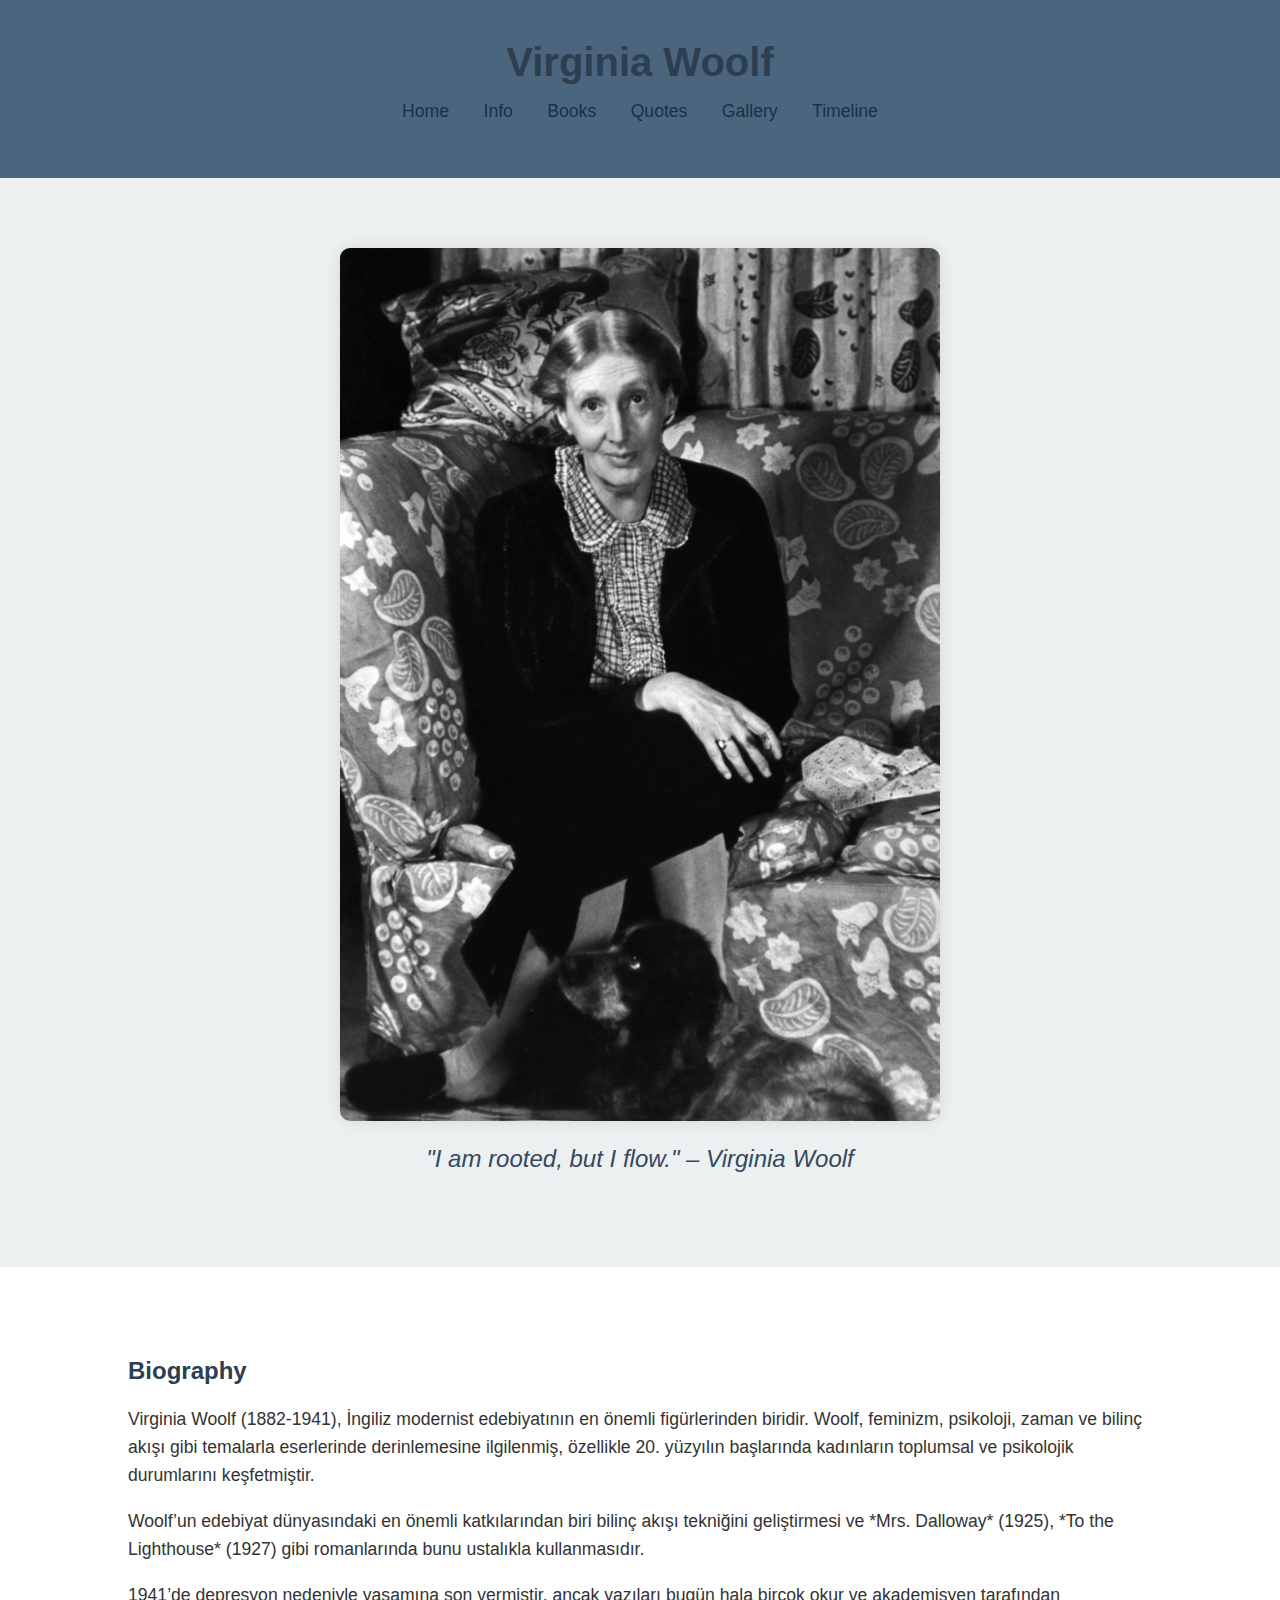
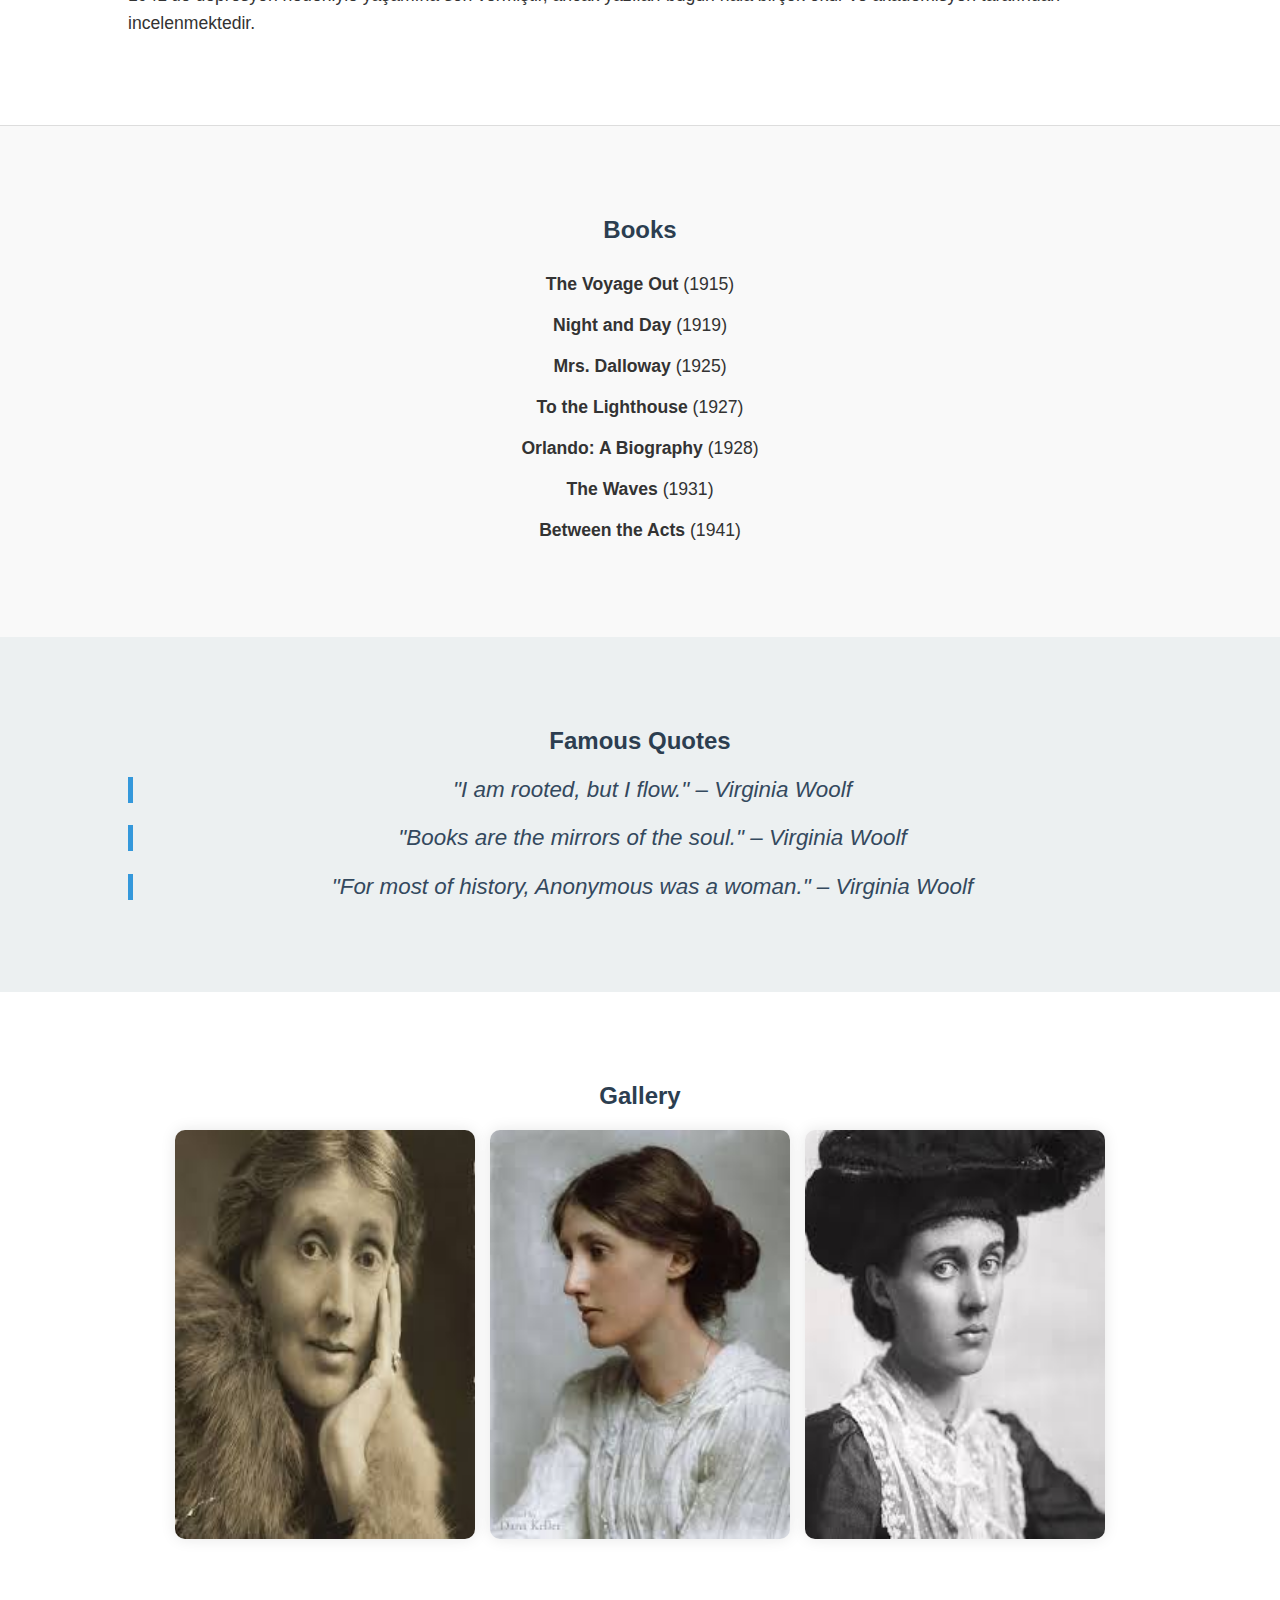
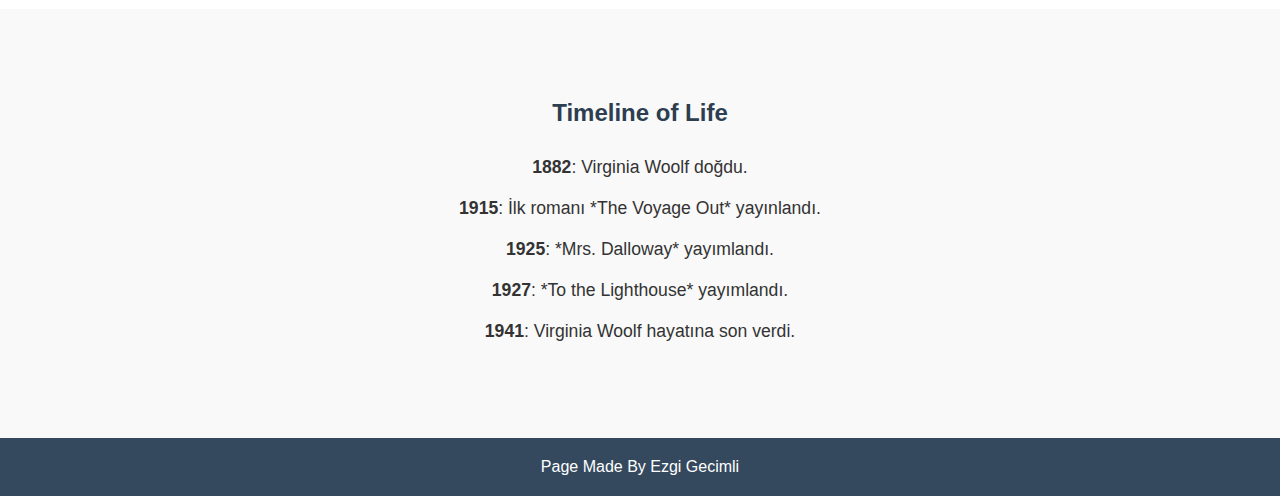
<file: Week-2/Tribute/index.html>
<!DOCTYPE html>
<html lang="tr">
<head>
    <meta charset="UTF-8">
    <meta name="viewport" content="width=device-width, initial-scale=1.0">
    <title>Virginia Woolf - A Tribute to the Visionary Author</title>
    <link rel="stylesheet" href="styles.css">
</head>
<body>
    <!-- Header Section -->
    <header>
        <div class="container">
            <h1>Virginia Woolf</h1>
            <nav>
                <ul>
                    <li><a href="#home">Home</a></li>
                    <li><a href="#info">Info</a></li>
                    <li><a href="#books">Books</a></li>
                    <li><a href="#quotes">Quotes</a></li>
                    <li><a href="#gallery">Gallery</a></li>
                    <li><a href="#timeline">Timeline</a></li>
                </ul>
            </nav>
        </div>
    </header>

    <!-- Main Content Section -->
    <main>
        <!-- Introduction Section -->
        <section id="home" class="intro">
            <div class="container">
                <img src="/Week-2/Tribute/img/virginia_woolf.jpg" alt="Virginia Woolf" class="intro-image">
                <p class="quote">"I am rooted, but I flow." – Virginia Woolf</p>
            </div>
        </section>

        <!-- Biography Section -->
        <section id="info" class="bio">
            <div class="container">
                <h2>Biography</h2>
                <p>Virginia Woolf (1882-1941), İngiliz modernist edebiyatının en önemli figürlerinden biridir. Woolf, feminizm, psikoloji, zaman ve bilinç akışı gibi temalarla eserlerinde derinlemesine ilgilenmiş, özellikle 20. yüzyılın başlarında kadınların toplumsal ve psikolojik durumlarını keşfetmiştir.</p>
                <p>Woolf’un edebiyat dünyasındaki en önemli katkılarından biri bilinç akışı tekniğini geliştirmesi ve *Mrs. Dalloway* (1925), *To the Lighthouse* (1927) gibi romanlarında bunu ustalıkla kullanmasıdır.</p>
                <p>1941’de depresyon nedeniyle yaşamına son vermiştir, ancak yazıları bugün hala birçok okur ve akademisyen tarafından incelenmektedir.</p>
            </div>
        </section>

        <!-- Books Section -->
        <section id="books" class="books">
            <div class="container">
                <h2>Books</h2>
                <ul>
                    <li><strong>The Voyage Out</strong> (1915)</li>
                    <li><strong>Night and Day</strong> (1919)</li>
                    <li><strong>Mrs. Dalloway</strong> (1925)</li>
                    <li><strong>To the Lighthouse</strong> (1927)</li>
                    <li><strong>Orlando: A Biography</strong> (1928)</li>
                    <li><strong>The Waves</strong> (1931)</li>
                    <li><strong>Between the Acts</strong> (1941)</li>
                </ul>
            </div>
        </section>

        <!-- Quotes Section -->
        <section id="quotes" class="quotes">
            <div class="container">
                <h2>Famous Quotes</h2>
                <blockquote>
                    <p>"I am rooted, but I flow." – Virginia Woolf</p>
                </blockquote>
                <blockquote>
                    <p>"Books are the mirrors of the soul." – Virginia Woolf</p>
                </blockquote>
                <blockquote>
                    <p>"For most of history, Anonymous was a woman." – Virginia Woolf</p>
                </blockquote>
            </div>
        </section>

        <!-- Gallery Section -->
        <section id="gallery" class="gallery">
            <div class="container">
                <h2>Gallery</h2>
                <div class="gallery-images">
                    <img src="/Week-2/Tribute/img/virginia_woolf_1.jpg" alt="Virginia Woolf 1" class="gallery-image">
                    <img src="/Week-2/Tribute/img/virginia_woolf_2.jpg" alt="Virginia Woolf 2" class="gallery-image">
                    <img src="/Week-2/Tribute/img/virginia_woolf_3.jpg" alt="Virginia Woolf 3" class="gallery-image">
                </div>
            </div>
        </section>

        <!-- Timeline Section -->
        <section id="timeline" class="timeline">
            <div class="container">
                <h2>Timeline of Life</h2>
                <ul>
                    <li><strong>1882</strong>: Virginia Woolf doğdu.</li>
                    <li><strong>1915</strong>: İlk romanı *The Voyage Out* yayınlandı.</li>
                    <li><strong>1925</strong>: *Mrs. Dalloway* yayımlandı.</li>
                    <li><strong>1927</strong>: *To the Lighthouse* yayımlandı.</li>
                    <li><strong>1941</strong>: Virginia Woolf hayatına son verdi.</li>
                </ul>
            </div>
        </section>
    </main>

    <!-- Footer Section -->
    <footer class="footer">
        <p>Page Made By Ezgi Gecimli</p>
    </footer>
</body>
</html>
</file>
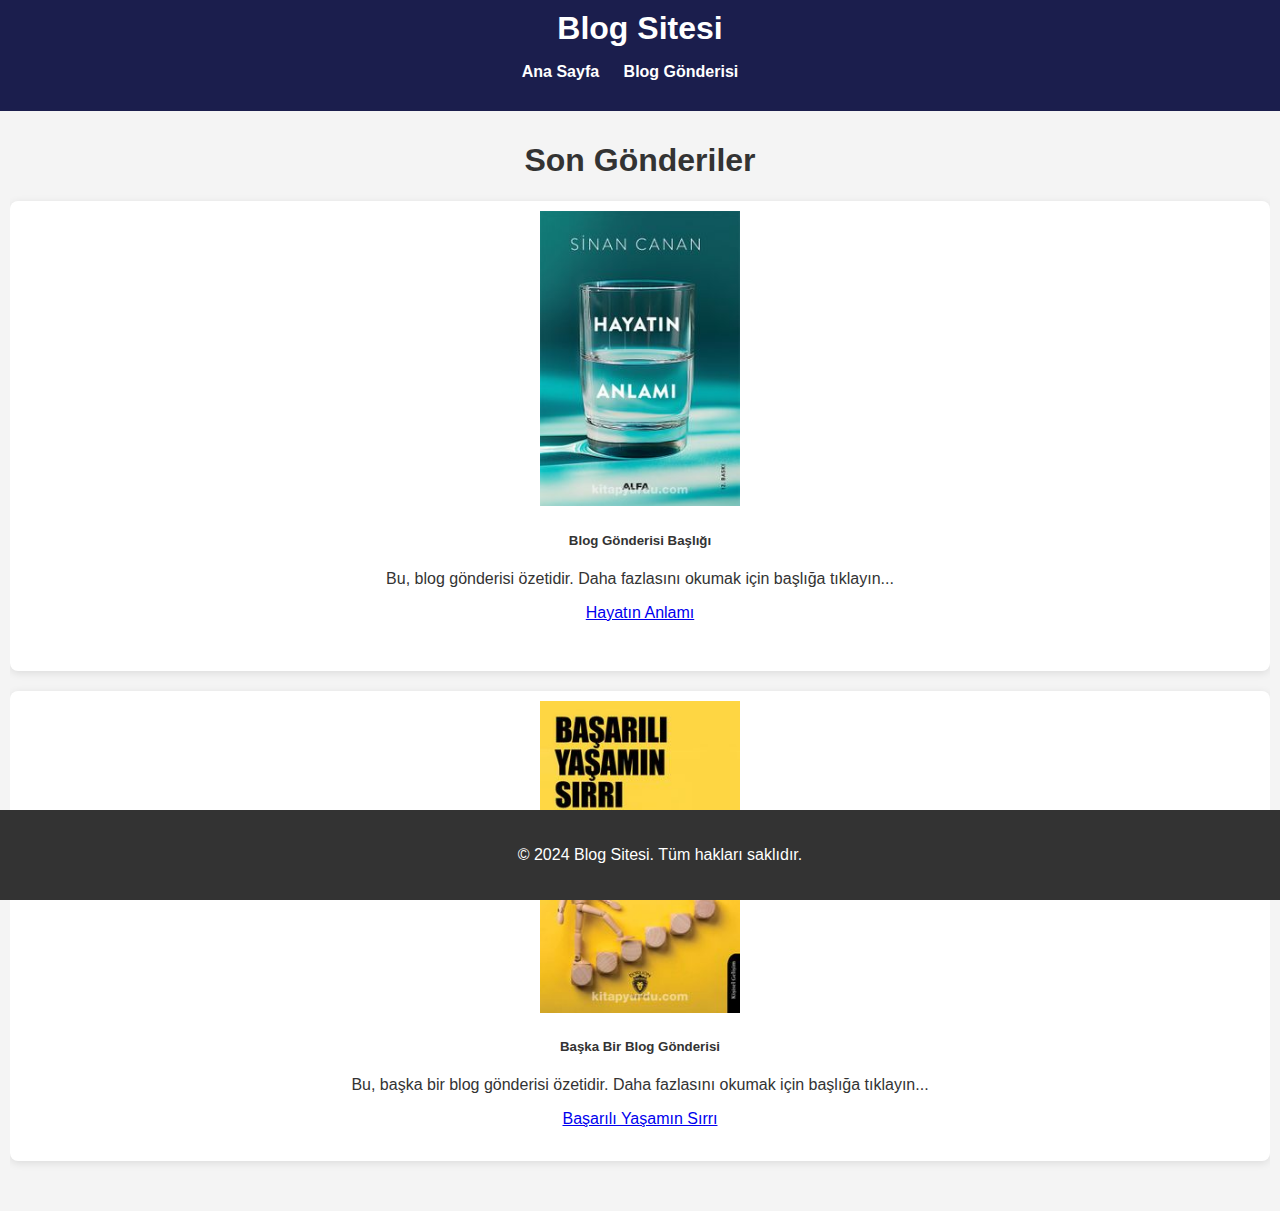
<file: Week-3/BlogSite/index.html>
<!DOCTYPE html>
<html lang="tr">
<head>
    <meta charset="UTF-8">
    <meta name="viewport" content="width=device-width, initial-scale=1.0">
    <title>Blog Sitesi</title>
    <link rel="stylesheet" href="/Week-3/BlogSite/styles.css">
</head>
<body>
    <header>
        <h1>Blog Sitesi</h1>
        <nav class="navbar">
            <ul>
                <li><a href="/Week-3/BlogSite/index.html">Ana Sayfa</a></li>
                <li><a href="/Week-3/BlogSite/post.html">Blog Gönderisi</a></li>
            </ul>
        </nav>
    </header>

    <main>
        <h1 class="section-title">Son Gönderiler</h1>
        <div class="jumbotron">
            <div class="card">
                <img class="card-img-top" src="/Week-3/BlogSite/img/wi_220.jpeg" alt="Card image cap">
                <div class="card-body">
                    <h5 class="card-title">Blog Gönderisi Başlığı</h5>
                    <p class="card-text">Bu, blog gönderisi özetidir. Daha fazlasını okumak için başlığa tıklayın...</p>
                    <a href="#" class="btn btn-primary">Hayatın Anlamı</a>
                </div>
            </div>
            <div class="card">
                <img class="card-img-top" src="/Week-3/BlogSite/img/wi_220 (2).jpeg" alt="Card image cap">
                <div class="card-body">
                    <h5 class="card-title">Başka Bir Blog Gönderisi</h5>
                    <p class="card-text">Bu, başka bir blog gönderisi özetidir. Daha fazlasını okumak için başlığa tıklayın...</p>
                    <a href="#" class="btn btn-primary">Başarılı Yaşamın Sırrı</a>
                </div>
            </div>
        </div>
    </main>

    <footer>
        <p>&copy; 2024 Blog Sitesi. Tüm hakları saklıdır.</p>
    </footer>
</body>
</html>
</file>
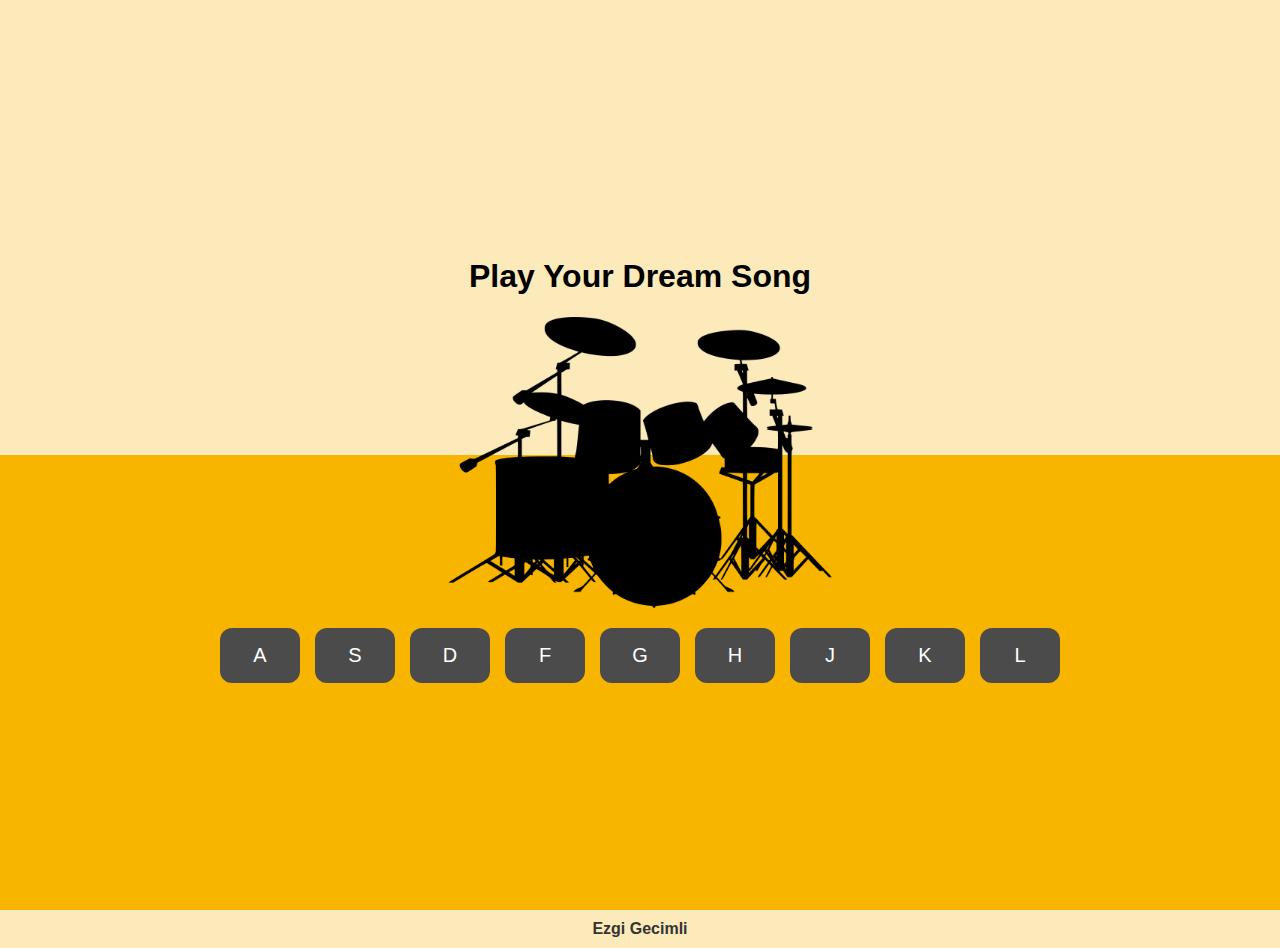
<file: Week-5/DrumKit /index.html>
<!DOCTYPE html>
<html lang="en">
<head>
    <meta charset="UTF-8">
    <meta name="viewport" content="width=device-width, initial-scale=1.0">
    <title>Drum Kit</title>
    <link rel="stylesheet" href="style.css">
   
    
</head>
<body>
    <div class="container">
        <h1 style="color:black">Play Your Dream Song</h1>
        <img src="sources/drum.png" alt="drum">
        <div class="button-container">
            <button>A</button>
            <button>S</button>
            <button>D</button>
            <button>F</button>
            <button>G</button>
            <button>H</button>
            <button>J</button>
            <button>K</button>
            <button>L</button>
        </div>
    </div>
    <footer>
        Ezgi Gecimli
    </footer>
    <script src="script.js"></script>
</body>

</html>
</file>
<file: Week-2/Tribute/styles.css>
/* General Body and Container Styles */
body {
    font-family: Arial, sans-serif;
    background-color: #f7f7f7;
    color: #333;
    margin: 0;
    padding: 0;
}

.container {
    width: 80%;
    margin: 0 auto;
    padding: 20px;
}

h1, h2 {
    color: #2c3e50;
}

a {
    text-decoration: none;
    color: #113349;
}

a:hover {
    color: #1d73d3;
}

/* Header Styles */
header {
    background-color: #4c657e;
    color: #fff;
    padding: 20px 0;
    text-align: center;
}

header h1 {
    margin: 0;
    font-size: 2.5rem;
}

nav ul {
    list-style: none;
    padding: 0;
    text-align: center;
}

nav ul li {
    display: inline-block;
    margin: 0 15px;
}

nav ul li a {
    font-size: 1.1rem;
}

/* Intro Section */
.intro {
    background-color: #ecf0f1;
    padding: 50px 0;
    text-align: center;
}

.intro-image {
    width: 80%;
    max-width: 600px;
    border-radius: 10px;
    box-shadow: 0 0 15px rgba(0, 0, 0, 0.1);
}

.quote {
    font-style: italic;
    margin-top: 20px;
    font-size: 1.5rem;
    color: #34495e;
}

/* Biography Section */
.bio {
    padding: 50px 0;
    background-color: #fff;
    border-bottom: 1px solid #ddd;
}

.bio p {
    font-size: 1.1rem;
    line-height: 1.6;
}

/* Books Section */
.books {
    background-color: #f9f9f9;
    padding: 50px 0;
    text-align: center;
}

.books ul {
    list-style-type: none;
    padding: 0;
}

.books li {
    font-size: 1.1rem;
    padding: 10px 0;
}

/* Quotes Section */
.quotes {
    background-color: #ecf0f1;
    padding: 50px 0;
    text-align: center;
}

blockquote {
    font-size: 1.4rem;
    font-style: italic;
    color: #34495e;
    border-left: 5px solid #3498db;
    margin: 20px 0;
    padding-left: 20px;
}

/* Gallery Section */
.gallery {
    padding: 50px 0;
    background-color: #fff;
    text-align: center;
}

.gallery-images {
    display: flex;
    justify-content: center;
    gap: 15px;
}

.gallery-image {
    width: 300px;
    height: auto;
    border-radius: 10px;
    box-shadow: 0 0 15px rgba(0, 0, 0, 0.1);
}

/* Timeline Section */
.timeline {
    padding: 50px 0;
    background-color: #f9f9f9;
    text-align: center;
    
}

.timeline ul {
    list-style-type: none;
    padding: 0;
    
}

.timeline li {
    font-size: 1.1rem;
    padding: 10px 0;
}

/* Footer Section */
.footer {
    background-color: #34495e;
    color: #fff;
    text-align: center;
    padding: 20px;
    font-size: 1rem;
}

.footer p {
    margin: 0;
}

/* Responsive Design */
@media (max-width: 768px) {
    .container {
        width: 90%;
    }

    .gallery-images {
        flex-direction: column;
        align-items: center;
    }

    .intro-image {
        width: 100%;
    }
}
</file>
<file: Week-3/BlogSite/styles.css>
/* Genel Stil */
body {
    font-family: Arial, sans-serif;
    background-color: #f4f4f4;
    color: #333;
    margin: 0;
    padding: 0;
  }
  
  header {
    background-color: #1b1e4d;
    color: #fff;
    padding:10px 0;
    text-align: center;
  }
  
  header h1 {
    margin: 0;
  }
  
  nav ul {
    list-style: none;
    padding: 0;
  }
  
  nav ul li {
    display: inline;
    margin-right: 20px;
  }
  
  nav ul li a {
    color: #fff;
    text-decoration: none;
    font-weight: bold;
  }
  
  nav ul li a:hover {
    color: #ddd;
  }
  .navbar{
    background-color: #1b1e4d;
  }.card-img-top{
    width: 200px;
  }
  /* Son Gönderiler */
  .latest-posts h2 {
    color: #333;
  }
  /* Son Gönderiler için Flexbox düzeni */
  .latest-posts {
    display: flex;
    justify-content: space-between; /* Öğeler arasındaki boşluğu eşit dağıtır */
    gap: 20px; /* Öğeler arasında 20px boşluk bırakır */
  }
  
  .latest-posts article {
    margin-top: 7%;
    background-color: #fff;
    padding: 20px;
    border-radius: 8px;
    box-shadow: 0 2px 8px rgba(0, 0, 0, 0.1);
    width: 35%; /* Her bir article öğesinin genişliğini ayarlayın */
    text-align: center;
  }
  
  .latest-posts img {
    width: 100%; /* Görselin genişliği article'ın genişliğine uyar */
    height: auto; /* Görselin oranlarını korur */
  }
  .section-title{
    text-align: center;
  }
  
  .latest-posts article h3 a {
    color: #333;
    text-decoration: none;
  }
  
  .latest-posts article h3 a:hover {
    color: #007BFF;
  }
  
  .latest-posts article p {
    color: #666;
  }

  .posts h2{
    color: #333;
  }
  .posts article {
    background-color: #fff;
    padding: 20px;
    margin-bottom: 20px;
    border-radius: 8px;
    box-shadow: 0 2px 8px rgba(0, 0, 0, 0.1);
    text-align: center;
  }
  .posts article h3 a {
    color: #333;
    text-decoration: none;
  }
  
  .posts article h3 a:hover {
    color: #007BFF;
  }
  
  .posts article p {
    color: #666;
  }
  
  /* Footer */
  footer {
    background-color: #333;
    color: #fff;
    text-align: center;
    padding: 10px;
    position: fixed;
    bottom: 0;
    width: 100%;
    margin-top: auto;
  }
  .jumbotron{
    justify-content: center;
  }
/* Sayfa yüksekliğini minimum 100% olarak ayarlıyoruz ve Flexbox kullanıyoruz */
body {
  height: 100%;
  margin: 0;
  display: flex;
  flex-direction: column;
}

main {
  flex-grow: 1;  /* Sayfa içeriği büyüdükçe footer alt kısma itilecektir */
  overflow-y: auto;  /* Yatay scroll yapmak için */
  margin: 10px;
}

/* Footer'ı sayfa altına itmek için */
footer {
  background-color: #333;
  color: white;
  text-align: center;
  padding: 20px;
  margin-top: auto;  /* Footer her zaman alt tarafta olacak */
}

/* Kartların hizalanması ve boyutları */
.card {
  margin-bottom: 20px;  /* Kartlar arasında boşluk bırakıyoruz */
  height: 450px;  /* Kartların boyutunu sabitliyoruz */
  overflow: hidden;  /* Kartların içine taşan içerikleri gizliyoruz */
  background-color: #fff;
  padding: 10px;
  border-radius: 8px;
  box-shadow: 0 2px 8px rgba(0, 0, 0, 0.1);
  text-align: center;
}

/* Kartlar arasındaki boşluk */
.jumbotron {
  margin-bottom: 40px;  /* Jumbotron ile içerik arasında boşluk */
}

/* Main içeriği genişlediğinde scroll yapabilmesi için */
.main-content {
  max-height: 80vh;  /* Yüksekliği sınırlıyoruz */
  overflow-y: scroll;  /* Yalnızca dikey scroll */
}

/* Ana sayfa düzenlemeleri */
.navbar {
  margin-bottom: 20px;  /* Menü ile içerik arasına boşluk */
}

body {
 padding-top: 0px; /* Sayfa başına boşluk ekleyelim */
}
</file>
<file: Week-5/DrumKit /style.css>
body {
    background: linear-gradient(to bottom, #fceabb 50%, #f8b500 50%);
    color: #2c2c2c;
    text-align: center;
    font-family: Arial, sans-serif;
    padding-top: 10px;
    height: 100vh;
    margin: 0;
}

.container {
    display: flex;
    flex-direction: column;
    align-items: center;
    justify-content: center;
    height: 100vh;
}

img {
    max-width: 30%;
    height: auto;
    margin-bottom: 20px;
}

.button-container {
    display: flex;
    gap: 15px;
}

button {
    padding: 20px 40px;
    background-color: #4b4b4b;
    color: white;
    border: none;
    border-radius: 12px;
    cursor: pointer;
    width: 55px;
    height: 55px;
    font-size: 20px;
    display: flex;
    align-items: center;
    justify-content: center;
}
button:hover {
    background-color: #757575;
}

footer {
    background-color: #fceabb;
    color: #333;
    font-weight: bold;
    text-align: center;
    padding: 10px 0;
    position: relative;
    bottom: 0;
    width: 100%;
}
</file>
